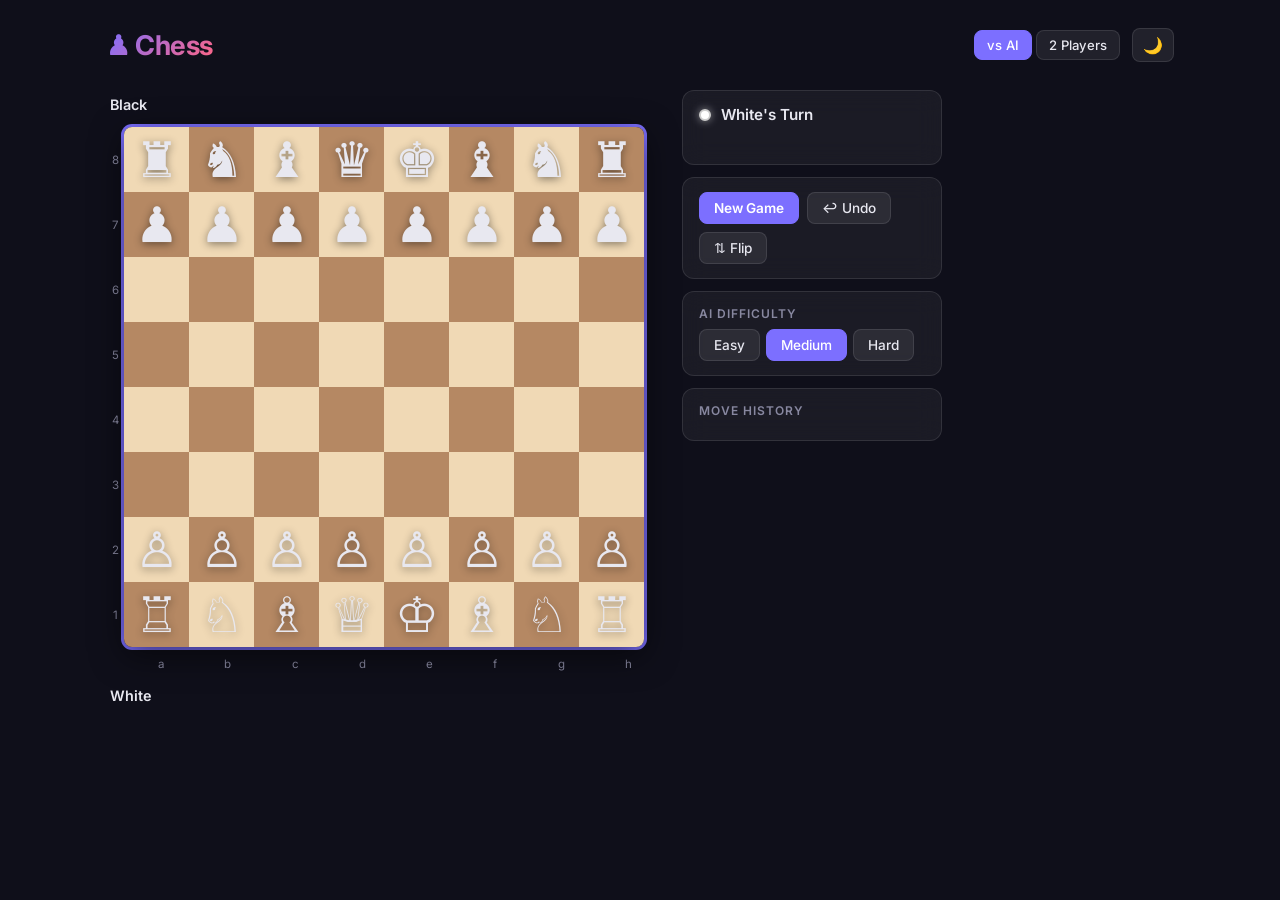
<file: index.html>
<!DOCTYPE html>
<html lang="en">
<head>
    <meta charset="UTF-8">
    <meta name="viewport" content="width=device-width, initial-scale=1.0">
    <title>Chess</title>
    <link rel="stylesheet" href="css/style.css">
</head>
<body>
    <div class="app-container">

        <!-- Header -->
        <header class="game-header">
            <h1>♟ Chess</h1>
            <div class="header-controls">
                <div class="mode-selector">
                    <button id="btn-1p" class="btn mode-btn active" data-mode="1p">vs AI</button>
                    <button id="btn-2p" class="btn mode-btn" data-mode="2p">2 Players</button>
                </div>
                <button id="btn-theme" class="btn icon-btn" title="Toggle theme">🌙</button>
            </div>
        </header>

        <!-- Main game area -->
        <main class="game-area">

            <!-- Left: captured pieces + board + captured pieces -->
            <div class="board-section">
                <div class="player-bar top" id="bar-black">
                    <span class="player-name">Black</span>
                    <div class="captured-pieces" id="captured-by-white"></div>
                    <div class="score-diff" id="score-diff-top"></div>
                </div>

                <div class="board-container">
                    <div class="board-labels-col left" id="rank-labels"></div>
                    <div class="board-wrapper">
                        <div class="board" id="chess-board"></div>
                    </div>
                    <div class="board-labels-col right"></div>
                </div>
                <div class="board-labels-row" id="file-labels"></div>

                <div class="player-bar bottom" id="bar-white">
                    <span class="player-name">White</span>
                    <div class="captured-pieces" id="captured-by-black"></div>
                    <div class="score-diff" id="score-diff-bottom"></div>
                </div>
            </div>

            <!-- Right: controls + move history -->
            <aside class="side-panel">

                <div class="status-panel glass-card">
                    <div class="turn-indicator">
                        <div class="turn-dot" id="turn-dot"></div>
                        <span id="turn-text">White's Turn</span>
                    </div>
                    <div class="status-message" id="status-message"></div>
                </div>

                <div class="controls glass-card">
                    <button id="btn-new-game" class="btn btn-primary">New Game</button>
                    <button id="btn-undo" class="btn">↩ Undo</button>
                    <button id="btn-flip" class="btn">⇅ Flip</button>
                </div>

                <div class="difficulty-panel glass-card" id="difficulty-panel">
                    <label class="panel-label">AI Difficulty</label>
                    <div class="difficulty-options">
                        <button class="btn diff-btn" data-level="1">Easy</button>
                        <button class="btn diff-btn active" data-level="3">Medium</button>
                        <button class="btn diff-btn" data-level="5">Hard</button>
                    </div>
                </div>

                <div class="move-history glass-card">
                    <label class="panel-label">Move History</label>
                    <div id="moves-list" class="moves-list"></div>
                </div>

            </aside>
        </main>
    </div>

    <!-- Pawn promotion modal -->
    <div class="modal-overlay hidden" id="promotion-overlay">
        <div class="modal glass-card">
            <h3>Promote Pawn</h3>
            <div class="promotion-choices" id="promotion-choices"></div>
        </div>
    </div>

    <!-- Game over modal -->
    <div class="modal-overlay hidden" id="gameover-overlay">
        <div class="modal glass-card" id="gameover-modal">
            <h2 id="gameover-title">Game Over</h2>
            <p id="gameover-message"></p>
            <button id="btn-play-again" class="btn btn-primary">Play Again</button>
        </div>
    </div>

    <script src="js/chess.js"></script>
    <script src="js/ai.js"></script>
    <script src="js/app.js"></script>
</body>
</html>
</file>
<file: css/style.css>
/* ========================================================
   Chess – Premium UI  (Dark Mode default, Light Mode toggle)
   ======================================================== */

/* --- Google Font --- */
@import url('https://fonts.googleapis.com/css2?family=Inter:wght@400;500;600;700&display=swap');

/* ── CSS Variables ─────────────────────────────────────── */
:root {
    /* Dark theme (default) */
    --bg:            #0f0f1a;
    --bg-card:       rgba(255,255,255,0.05);
    --border:        rgba(255,255,255,0.10);
    --text:          #e8e8f0;
    --text-muted:    #8888a0;
    --accent:        #7c6fff;
    --accent-hover:  #9d95ff;
    --btn-bg:        rgba(255,255,255,0.08);
    --btn-hover:     rgba(255,255,255,0.14);

    /* Board */
    --light-sq:      #f0d9b5;
    --dark-sq:       #b58863;
    --sq-selected:   rgba(108,99,255,0.70);
    --sq-valid:      rgba(108,99,255,0.35);
    --sq-valid-cap:  rgba(108,99,255,0.55);
    --sq-last:       rgba(255,214,0,0.35);
    --sq-check:      rgba(220,50,50,0.70);

    --shadow:        0 8px 32px rgba(0,0,0,0.55);
    --radius:        12px;
    --board-size:    min(90vw, 520px);
}

/* Light theme */
body.light-mode {
    --bg:            #f3f3f8;
    --bg-card:       rgba(255,255,255,0.80);
    --border:        rgba(0,0,0,0.10);
    --text:          #1a1a2e;
    --text-muted:    #6060789;
    --btn-bg:        rgba(0,0,0,0.06);
    --btn-hover:     rgba(0,0,0,0.12);
    --shadow:        0 4px 20px rgba(0,0,0,0.14);
}

/* ── Reset ─────────────────────────────────────────────── */
*, *::before, *::after { box-sizing: border-box; margin: 0; padding: 0; }

body {
    font-family: 'Inter', sans-serif;
    background: var(--bg);
    color: var(--text);
    min-height: 100vh;
    transition: background 0.3s, color 0.3s;
}

/* ── Layout ────────────────────────────────────────────── */
.app-container {
    display: flex;
    flex-direction: column;
    max-width: 1100px;
    margin: 0 auto;
    padding: 16px;
    gap: 16px;
}

/* Header */
.game-header {
    display: flex;
    align-items: center;
    justify-content: space-between;
    padding: 12px 0;
}

.game-header h1 {
    font-size: 1.7rem;
    font-weight: 700;
    letter-spacing: -0.5px;
    background: linear-gradient(135deg, var(--accent) 0%, #ff6584 100%);
    -webkit-background-clip: text;
    -webkit-text-fill-color: transparent;
    background-clip: text;
}

.header-controls {
    display: flex;
    align-items: center;
    gap: 12px;
}

/* Game area */
.game-area {
    display: flex;
    gap: 20px;
    align-items: flex-start;
    flex-wrap: wrap;
}

/* ── Board Section ─────────────────────────────────────── */
.board-section {
    display: flex;
    flex-direction: column;
    gap: 8px;
}

.player-bar {
    display: flex;
    align-items: center;
    gap: 10px;
    padding: 6px 4px;
}

.player-name {
    font-weight: 600;
    font-size: 0.9rem;
    min-width: 46px;
}

.captured-pieces {
    display: flex;
    flex-wrap: wrap;
    gap: 1px;
    font-size: 1.1rem;
    line-height: 1;
}

.score-diff {
    font-size: 0.8rem;
    font-weight: 600;
    color: var(--accent);
}

/* Board labels */
.board-container {
    display: flex;
    align-items: stretch;
}

.board-labels-col {
    display: flex;
    flex-direction: column;
    justify-content: space-around;
    font-size: 0.72rem;
    color: var(--text-muted);
    padding: 0 4px;
    user-select: none;
    width: 18px;
    text-align: center;
}

.board-labels-row {
    display: flex;
    justify-content: space-around;
    font-size: 0.72rem;
    color: var(--text-muted);
    padding: 2px 0;
    user-select: none;
    padding-left: 22px; /* offset for rank labels */
}

.board-wrapper {
    position: relative;
}

/* ── Chess Board ───────────────────────────────────────── */
.board {
    display: grid;
    grid-template-columns: repeat(8, 1fr);
    grid-template-rows: repeat(8, 1fr);
    width: var(--board-size);
    height: var(--board-size);
    border-radius: 8px;
    overflow: hidden;
    box-shadow: var(--shadow), 0 0 0 3px var(--accent);
}

.square {
    position: relative;
    display: flex;
    align-items: center;
    justify-content: center;
    cursor: pointer;
    transition: background 0.15s;
    user-select: none;
}

.square.light { background: var(--light-sq); }
.square.dark  { background: var(--dark-sq); }

/* State overlays */
.square.selected  { background: var(--sq-selected) !important; }
.square.last-move { background: var(--sq-last) !important; }
.square.in-check  { background: var(--sq-check) !important; }

/* Valid move dots / rings */
.square.valid-move::after {
    content: '';
    position: absolute;
    width: 30%;
    height: 30%;
    border-radius: 50%;
    background: rgba(0, 0, 0, 0.20);
    pointer-events: none;
}

.square.valid-capture::after {
    content: '';
    position: absolute;
    inset: 0;
    border-radius: 0;
    background: transparent;
    border: 4px solid rgba(0, 0, 0, 0.22);
    pointer-events: none;
}

/* Piece */
.piece {
    font-size: calc(var(--board-size) / 8 * 0.76);
    line-height: 1;
    filter: drop-shadow(0 2px 4px rgba(0,0,0,0.45));
    transition: transform 0.12s ease;
    z-index: 1;
    pointer-events: none;
    display: flex;
    align-items: center;
    justify-content: center;
}

.square:hover .piece { transform: scale(1.06); }

/* ── Side Panel ────────────────────────────────────────── */
.side-panel {
    display: flex;
    flex-direction: column;
    gap: 12px;
    flex: 1;
    min-width: 200px;
    max-width: 260px;
}

.glass-card {
    background: var(--bg-card);
    border: 1px solid var(--border);
    border-radius: var(--radius);
    padding: 14px 16px;
    backdrop-filter: blur(12px);
    -webkit-backdrop-filter: blur(12px);
}

.panel-label {
    font-size: 0.75rem;
    font-weight: 600;
    text-transform: uppercase;
    letter-spacing: 0.08em;
    color: var(--text-muted);
    display: block;
    margin-bottom: 8px;
}

/* Status */
.status-panel {}

.turn-indicator {
    display: flex;
    align-items: center;
    gap: 10px;
    margin-bottom: 6px;
}

.turn-dot {
    width: 12px;
    height: 12px;
    border-radius: 50%;
    background: #fff;
    border: 2px solid #aaa;
    transition: background 0.3s, box-shadow 0.3s;
}

.turn-dot.black {
    background: #222;
    border-color: #888;
    box-shadow: 0 0 0 2px #fff2;
}

.turn-dot.white {
    background: #fff;
    border-color: #ccc;
    box-shadow: 0 0 8px rgba(255,255,255,0.5);
}

#turn-text { font-weight: 600; font-size: 0.95rem; }

.status-message {
    font-size: 0.85rem;
    color: var(--accent);
    font-weight: 500;
    min-height: 20px;
}

/* Controls */
.controls {
    display: flex;
    flex-wrap: wrap;
    gap: 8px;
}

/* Difficulty */
.difficulty-options {
    display: flex;
    gap: 6px;
}

/* Move History */
.moves-list {
    max-height: 260px;
    overflow-y: auto;
    display: grid;
    grid-template-columns: 1fr 1fr;
    gap: 2px 8px;
    font-size: 0.82rem;
    color: var(--text);
}

.moves-list::-webkit-scrollbar { width: 4px; }
.moves-list::-webkit-scrollbar-thumb { background: var(--border); border-radius: 4px; }

.move-entry {
    padding: 2px 4px;
    border-radius: 4px;
}
.move-entry:hover { background: var(--btn-hover); cursor: default; }
.move-entry.move-num { color: var(--text-muted); font-weight: 600; }

/* ── Buttons ───────────────────────────────────────────── */
.btn {
    background: var(--btn-bg);
    color: var(--text);
    border: 1px solid var(--border);
    border-radius: 8px;
    padding: 7px 14px;
    font-size: 0.85rem;
    font-family: inherit;
    font-weight: 500;
    cursor: pointer;
    transition: background 0.15s, border-color 0.15s, transform 0.1s;
    white-space: nowrap;
}

.btn:hover  { background: var(--btn-hover); border-color: var(--accent); }
.btn:active { transform: scale(0.96); }

.btn.active, .btn.diff-btn.active {
    background: var(--accent);
    border-color: var(--accent);
    color: #fff;
}

.btn-primary {
    background: var(--accent);
    border-color: var(--accent);
    color: #fff;
    font-weight: 600;
}
.btn-primary:hover { background: var(--accent-hover); border-color: var(--accent-hover); }

.mode-selector { display: flex; gap: 4px; }
.mode-btn { padding: 6px 12px; font-size: 0.82rem; }

.icon-btn { padding: 6px 10px; font-size: 1rem; }

/* ── Modals ────────────────────────────────────────────── */
.modal-overlay {
    position: fixed;
    inset: 0;
    background: rgba(0,0,0,0.65);
    display: flex;
    align-items: center;
    justify-content: center;
    z-index: 1000;
    backdrop-filter: blur(4px);
    animation: fadeIn 0.2s ease;
}

.modal-overlay.hidden { display: none; }

.modal {
    max-width: 380px;
    width: 90%;
    text-align: center;
    animation: slideUp 0.25s ease;
}

.modal h2 { font-size: 1.5rem; margin-bottom: 8px; }
.modal h3 { font-size: 1.1rem; margin-bottom: 14px; color: var(--text-muted); }
.modal p  { font-size: 1rem; margin-bottom: 18px; color: var(--text-muted); }

.promotion-choices {
    display: flex;
    justify-content: center;
    gap: 16px;
}

.promo-piece {
    font-size: 2.8rem;
    cursor: pointer;
    padding: 10px 14px;
    border-radius: 10px;
    border: 2px solid var(--border);
    background: var(--btn-bg);
    filter: drop-shadow(0 2px 6px rgba(0,0,0,0.4));
    transition: background 0.15s, transform 0.1s;
    line-height: 1;
}
.promo-piece:hover { background: var(--accent); border-color: var(--accent); transform: scale(1.08); }

/* ── Animations ────────────────────────────────────────── */
@keyframes fadeIn {
    from { opacity: 0; }
    to   { opacity: 1; }
}

@keyframes slideUp {
    from { transform: translateY(30px); opacity: 0; }
    to   { transform: translateY(0);    opacity: 1; }
}

@keyframes pieceLand {
    0%   { transform: scale(1.3); }
    100% { transform: scale(1); }
}

.piece-land { animation: pieceLand 0.18s ease; }

@keyframes piecePulse {
    0%, 100% { filter: drop-shadow(0 2px 4px rgba(0,0,0,0.45)); }
    50%       { filter: drop-shadow(0 0 12px var(--accent)); }
}

/* ── Responsive ────────────────────────────────────────── */
@media (max-width: 720px) {
    :root { --board-size: min(96vw, 420px); }

    .game-area { flex-direction: column; align-items: center; }

    .side-panel {
        flex-direction: row;
        flex-wrap: wrap;
        max-width: 100%;
        width: 100%;
    }

    .side-panel > * { flex: 1 1 140px; }

    .moves-list { max-height: 120px; }
}
</file>
